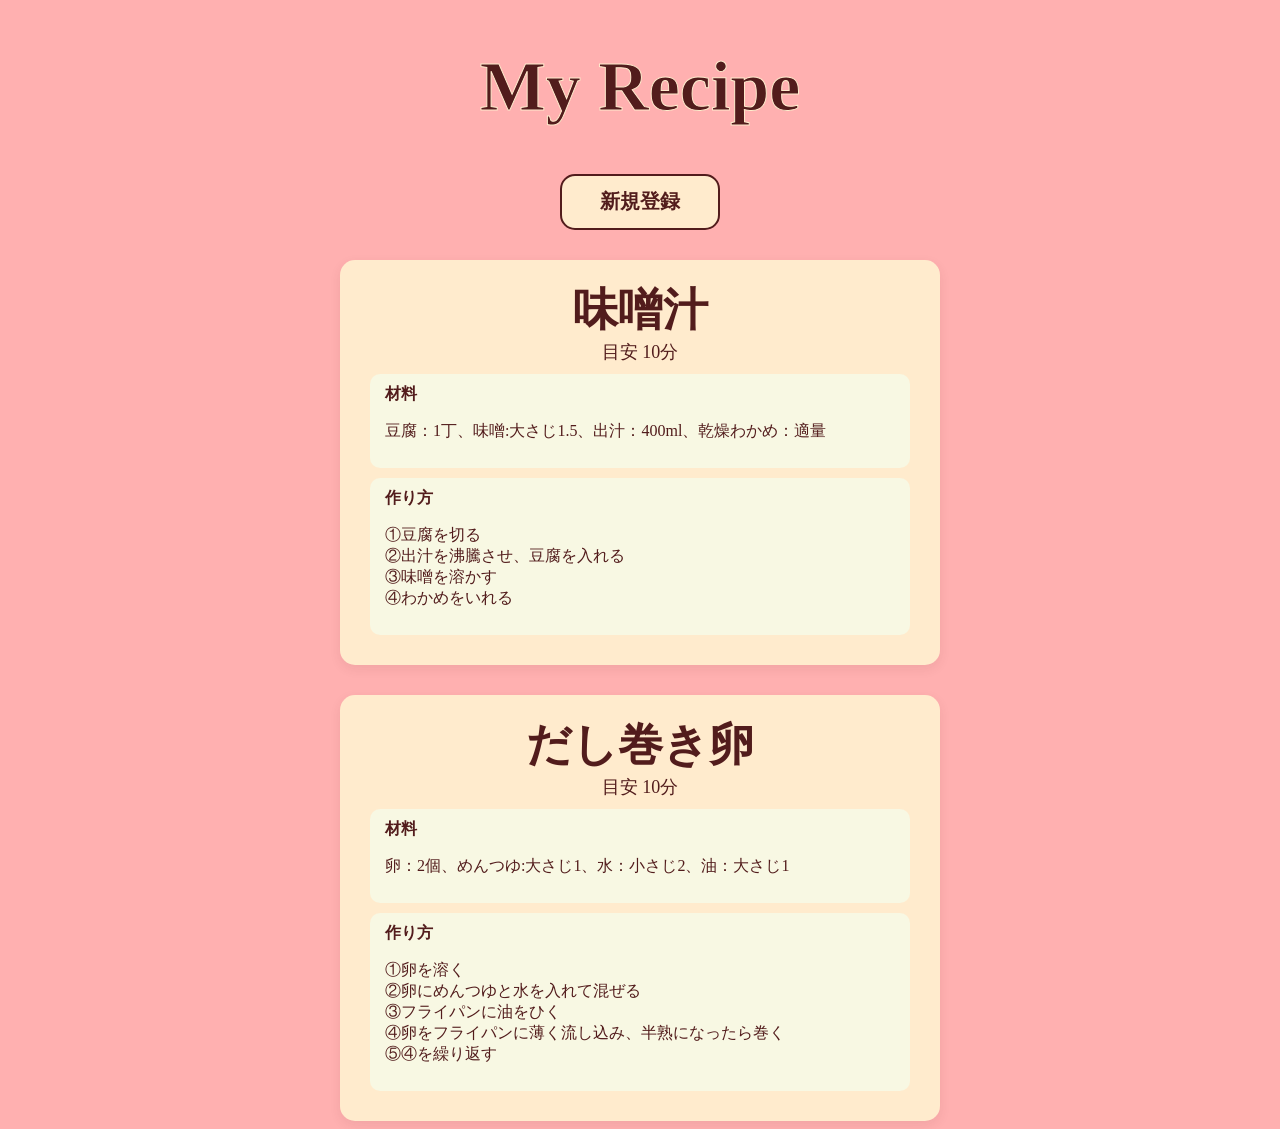
<file: index.html>
<!DOCTYPE html>
<html lang="ja">
  <head>
    <meta charset="UTF-8" />
    <meta name="viewport" content="width=device-width, initial-scale=1.0" />
    <title>MyRecipe</title>

    <link rel="stylesheet" href="homeStyle.css" />
  </head>
  <body>
    <h1>My&nbsp;Recipe</h1>
      <div class="move_addRecipe">
        <button type="button" onclick="location.href='addRecipe.html'">新規登録</button>
      </div>

        <div id = "recipeCardsList">
        </div>


  <script src="home.js"></script>
  </body> 
</html>
</file>
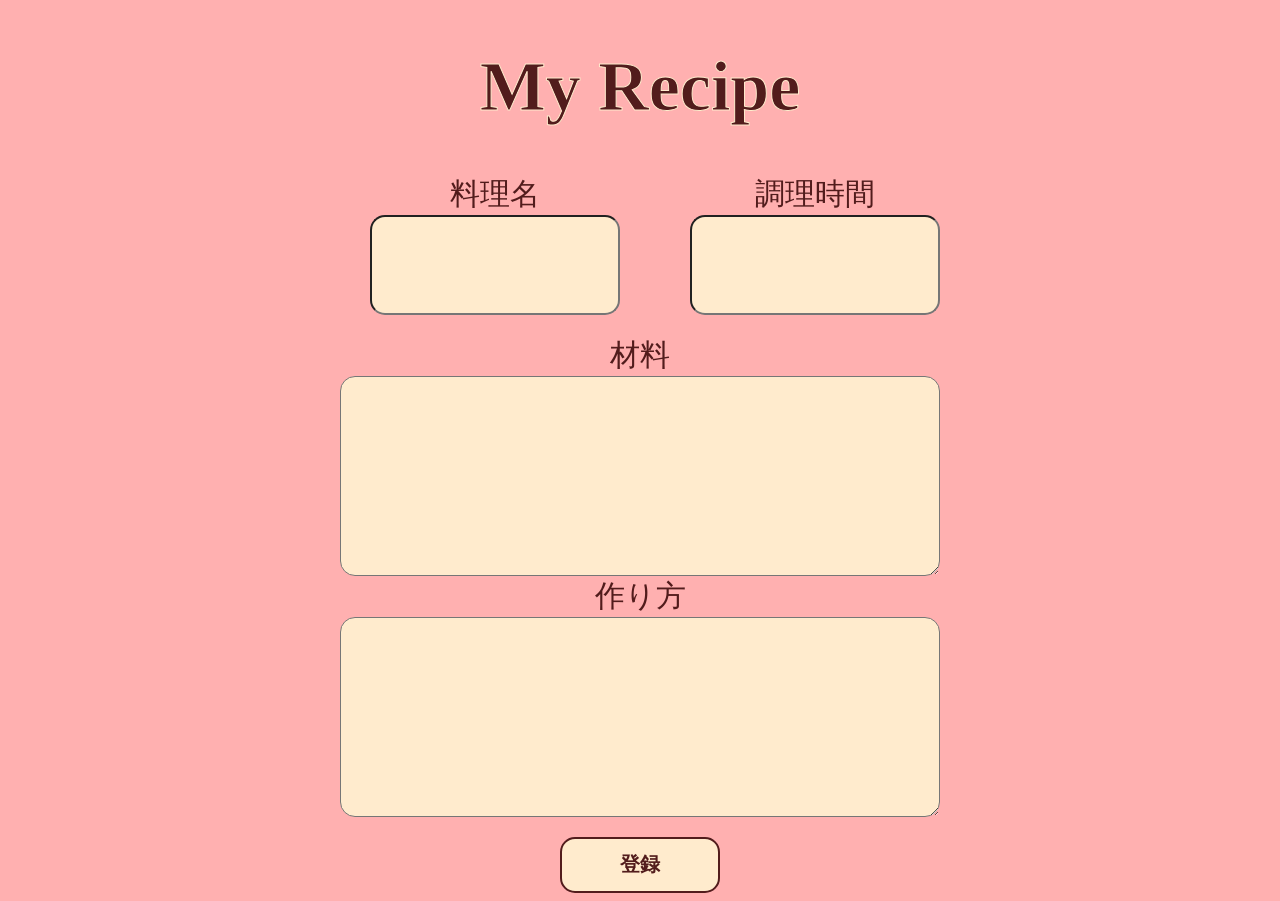
<file: addRecipe.html>
<!DOCTYPE html>
<html lang="ja">
  <head>
    <meta charset="UTF-8" />
    <meta name="viewport" content="width=device-width, initial-scale=1.0" />
    <title>MyRecipe</title>

    <link rel="stylesheet" href="addRecipeStyle.css" />
  </head>
  <body>
    <h1>My&nbsp;Recipe</h1>
      <div class="container">
       <div class="dishname">
       <label for="dishname">料理名</label> 
       <input
        type="text"
        id="dishname"
        name="dishname"
        >
       </div>

        <div class="time">
       <label for="time">調理時間</label> 
        <input
        type="text"
        id="time"
        name="time">
       </div>
      </div>


      <div class="ingredient">
      <label for="ingredient">材料</label> 
      <textarea
        id="ingredient"
        name="ingredient"
        rows="5"
        cols="40"
      >
      </textarea>
      </div>

      <div class="recipe">
      <label for="recipe">作り方</label> 
      <textarea
        id="recipe"
        name="recipe"
        rows="5"
        cols="40">
      </textarea>
      </div>

    <div class="register">
      <button type="button" id = "btn" >登録</button>
       
    </div>

 <script src="addRecipe.js"></script>
  </body> 
</html>
</file>
<file: homeStyle.css>
body{
 background-color: rgb(255, 176, 176);
  color: rgb(82, 28, 28);
}

h1{
    text-align: center;
    font-size:70px;
    color: rgb(82, 28, 28);
    font-family: 'Sacramento', cursive;
    -webkit-text-stroke: 1px blanchedalmond ;
}

.move_addRecipe{
    text-align: center;
}

.move_addRecipe button{
    width: 160px;
    height: 56px;
    font-size: 20px;
    background-color: blanchedalmond;
    border: 2px solid rgb(82,28,28);
    border-radius: 15px;
    color:rgb(82, 28, 28);
    font-weight: bold;
    cursor: pointer;
}

.move_addRecipe  button:hover{
    background-color: rgb(82, 28, 28);
    color: blanchedalmond;
}

.recipeBox{
    background-color: blanchedalmond;
    width: 600px;
    max-width: 100%;
    box-sizing: border-box;
    padding: 20px;
    margin-left: auto;
    margin-right: auto;
    margin-top: 30px;
    border-radius: 15px;
    box-shadow: 0 4px 12px rgba(82,28,28,0.08);
}

.dishname{
    text-align: center;
    font-size: 45px;
     font-weight: bold;
}

.time{
    text-align: center;
    font-size: 18px;
}

.ingredient, .recipe{
    text-align: left;
    margin: 10px;
    padding: 10px 15px;
    border-radius: 10px;
    background-color: rgb(248, 248, 227);
    font-weight: 700;
    white-space: pre-wrap;
}


p{
    font-weight: 400;
}
</file>
<file: addRecipeStyle.css>
body{
    background-color: rgb(255, 176, 176);
    color: rgb(82, 28, 28);

}

h1{
    text-align: center;
    font-size:70px;
    color: rgb(82, 28, 28);
    font-family: 'Sacramento', cursive;
    -webkit-text-stroke:1px blanchedalmond;
}

.register{
    text-align: center;
    flex-direction:column;
    margin-top: 20px;
}

.register button{
    width: 160px;
    height: 56px;
    font-size: 20px;
    background-color: blanchedalmond;
    border: 2px solid rgb(82,28,28);
    border-radius: 15px;
    color:rgb(82, 28, 28);
    font-weight: bold;
    cursor: pointer;
}

.register button:hover{
    background-color: rgb(82, 28, 28);
    color: blanchedalmond;
}

label{
    text-align: center;
    margin-bottom: 0;
    font-size: 30px;
}

input{
    margin-top: 0;
    width: 250px;
    height: 100px;
    font-size: 30px;
    border-radius: 15px;
    background-color: blanchedalmond;
    color: rgb(82, 28, 28);
}

.container{
    display:flex;
    gap:40px;
    width: 600px;
    max-width: 100%;
    margin: 0 auto 20px;
}

.dishname{
    flex:2;
}
.time{
    flex:1;
}



.ingredient{
    flex-direction:column;
}

.recipe{
   flex-direction:column;
}

label,input{
    display: block;
    margin-left: auto;
    margin-right: auto;
    box-sizing: border-box;
}

textarea{
    margin-top: 0;
    width: 600px;
    height: 200px;
    font-size: 30px;
    border-radius: 15px;
    background-color: blanchedalmond;
     color:rgb(82, 28, 28);
}

label,textarea{
    display: block;
    margin-left: auto;
    margin-right: auto;
    box-sizing: border-box;

}
</file>
